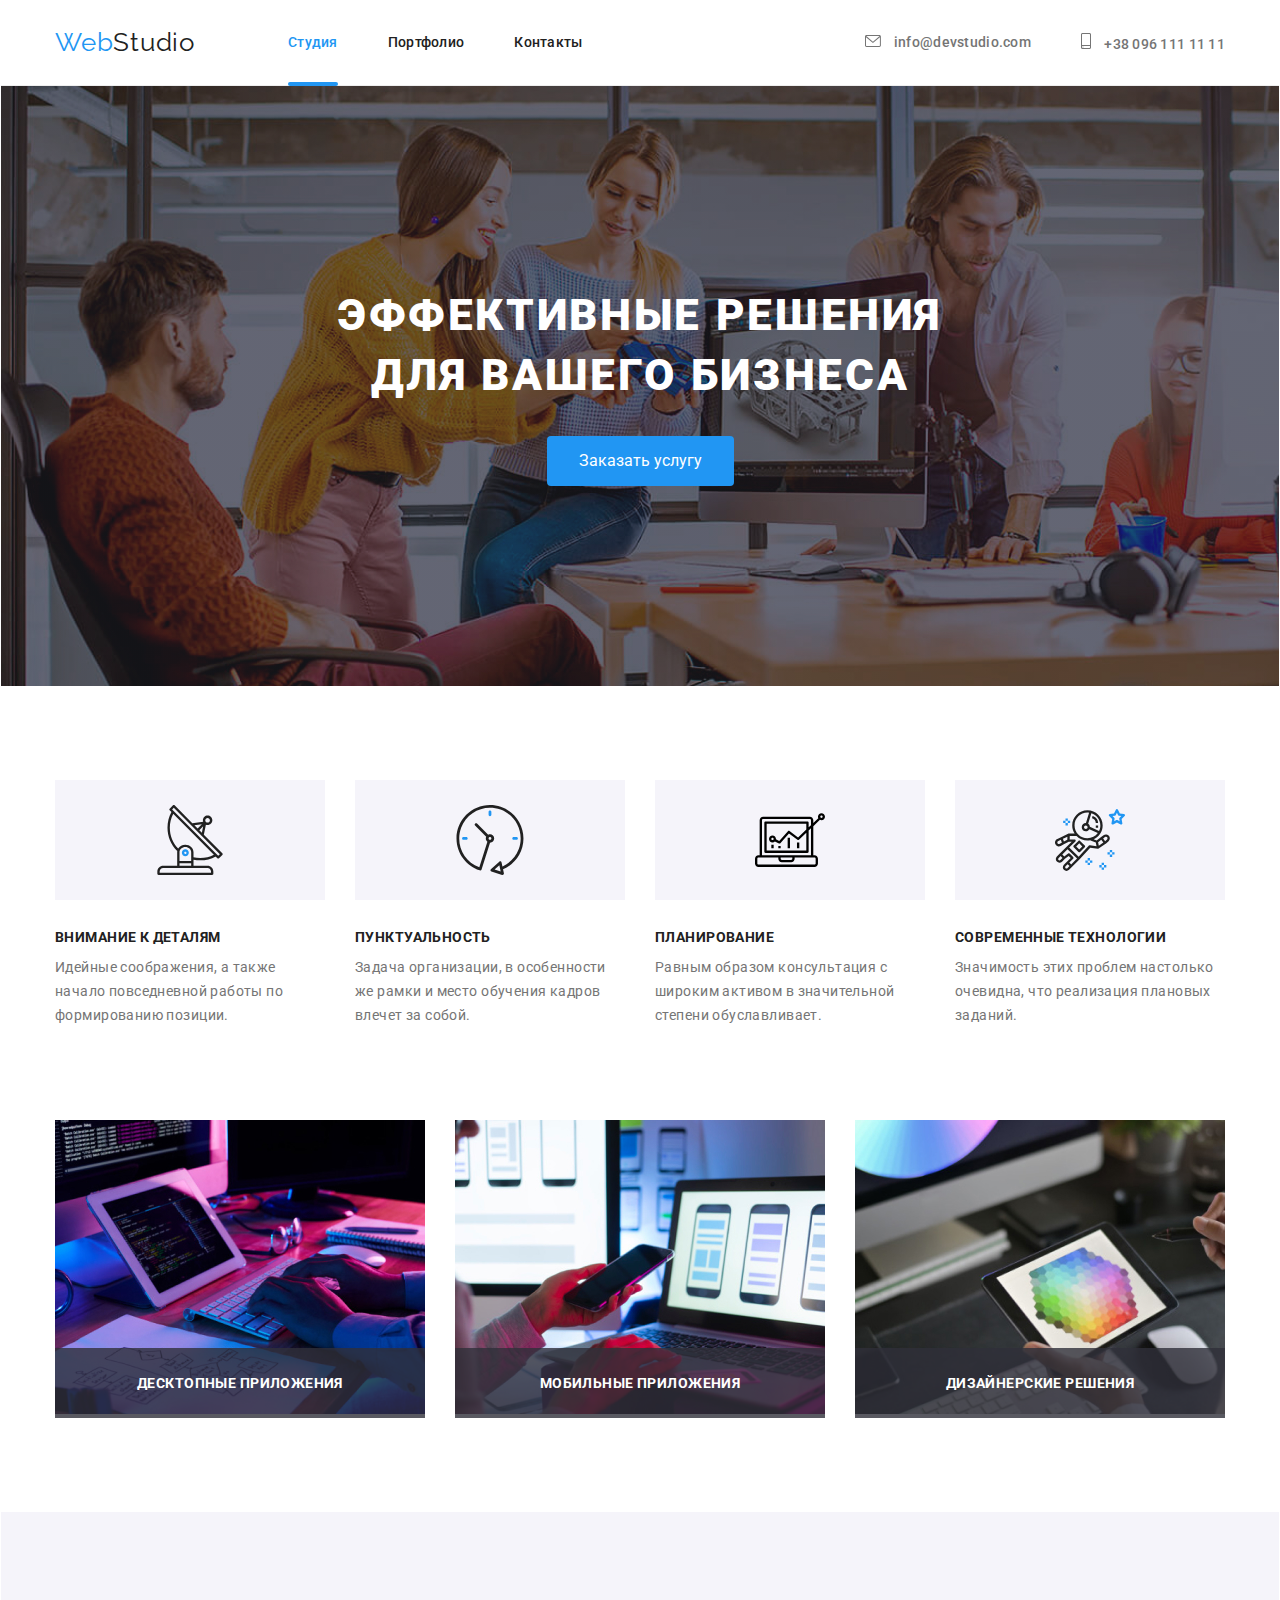
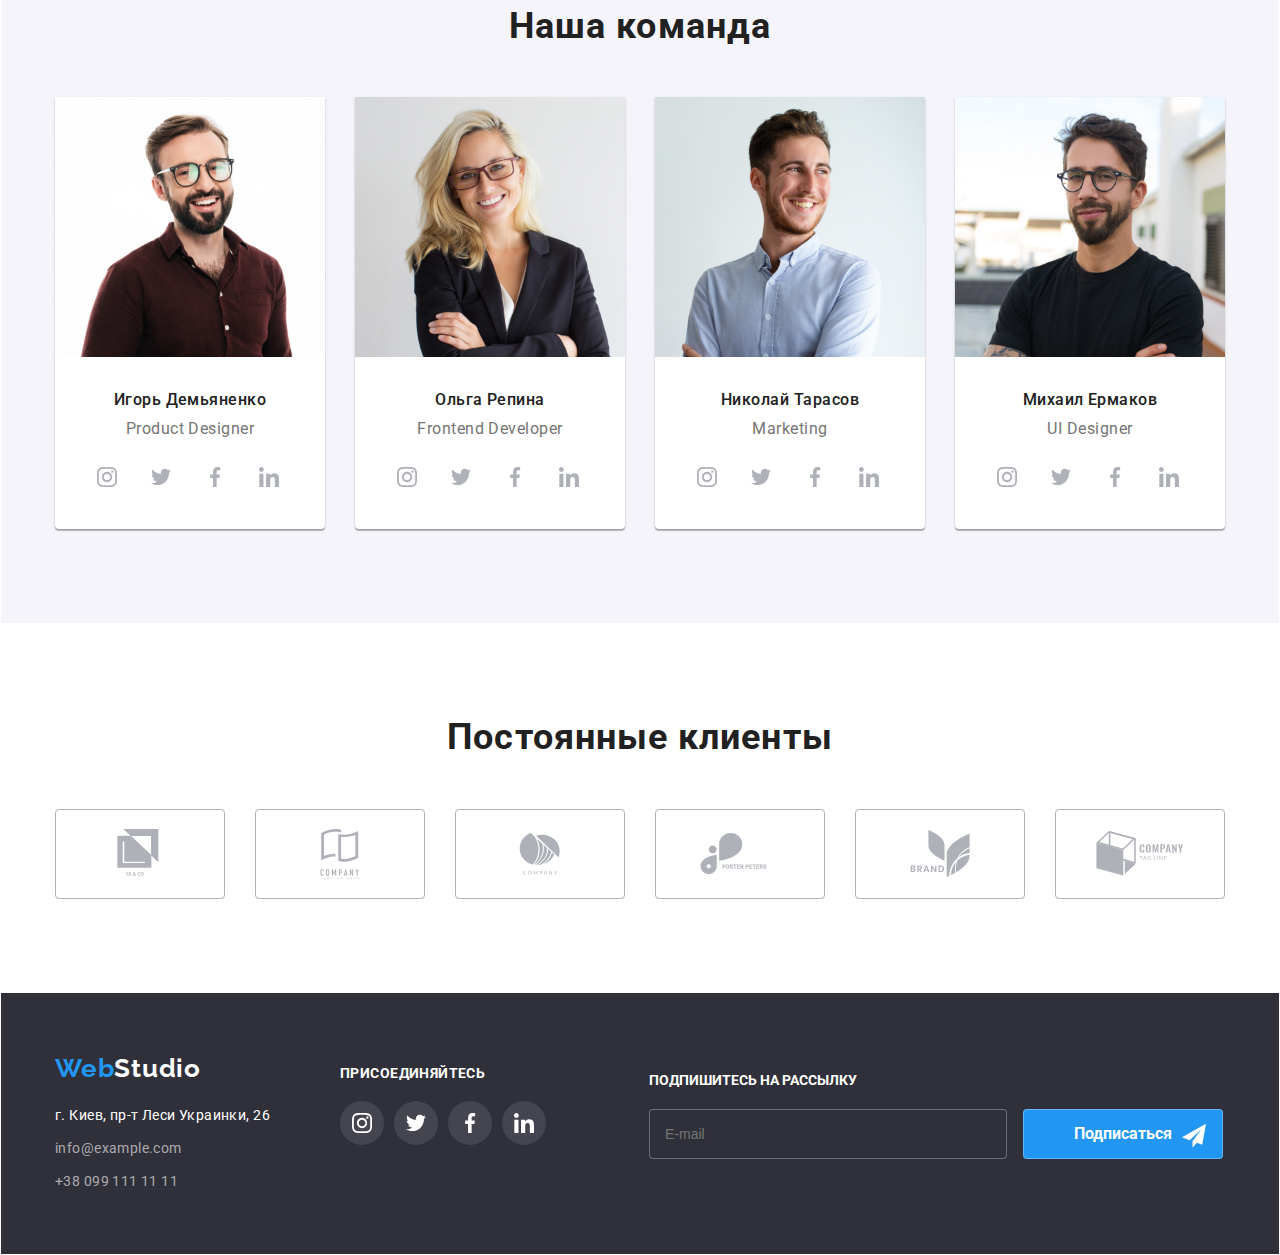
<file: index.html>
<!DOCTYPE html>
<html lang="ru">
<head>
    <meta charset="UTF-8">
    <meta name="viewport" content="width=device-width, initial-scale=1.0">
    <title>Студия</title>
    <link rel="stylesheet" href="https://cdnjs.cloudflare.com/ajax/libs/modern-normalize/1.0.0/modern-normalize.min.css"
        integrity="sha512-ISS7cAi1PEhQ8jnbJpJZMd29NlhNj4AWYyLOSp2CE/CsHxTCu+r+t0D2yoJudVrd0/8fTVPUVDzY5Tvli75u/g=="
        crossorigin="anonymous" />
    <link rel="preconnect" href="https://fonts.gstatic.com">
    <link
        href="https://fonts.googleapis.com/css2?family=Oleo+Script&family=Raleway:wght@700&family=Roboto:wght@400;500;700;900&display=swap"
        rel="stylesheet">
     
  
    <link rel="stylesheet" href="./css/style.css">
    <link rel="stylesheet" href="./css/variables.css"> 
    
</head>
<body>
    <!-- шапка -->

    <header>

        <section class="header">

        <div class="conteiner-main">
    
            <nav class="header-nav">
    
                <a class="header-name" href="./index.html"><span class="header-web">Web</span><span
                        class="header-logo">Studio</span></a>
    
                <ul class="site-nav">
                                            
                    <li class="link"><a class="header-link current" href="./index.html">Студия</a> </li>
                    
                    
                    <li class="link"><a class="header-link" href="./portfolio.html">Портфолио</a></li>
                    
                   
                    <li class="link"><a class="header-link" href="">Контакты</a></li>
                   
                </ul>
            </nav>
            <ul class="site-contact">
                
                <li class="link-a"> 
                    <a class="header-a" href="mailto:info@devstudio.com">
                    <svg class="icon-mail" width="16" height="12" >
                        <use href="./images/symbol-defs.svg#icon-envelope"></use>
                    </svg>
                    info@devstudio.com
                </a></li>
                
                <li class="link-a"> <a class="header-a" href="tel:+380961111111">
                    <svg class="icon-tel" width="10" height="16">
                        <use href="./images/symbol-defs.svg#icon-smartphone"></use>
                    </svg>
                    +38 096 111 11 11
                    </a></li>
            </ul>
    
        </div>
        </section>
    </header>
    
   
    
    <main>
        <!-- герой -->
    
            <section class="section-hero">
                <div class="conteiner-hero">
                <h1 class="section-text">ЭФФЕКТИВНЫЕ РЕШЕНИЯ <br> ДЛЯ ВАШЕГО БИЗНЕСА</h1>
        <button href=""  class="section-button" data-modal-open >Заказать услугу</button>
 
    </div>


            </section>
            

    <!-- основной блок -->

        <section class="section-about">
            <div class="conteiner-about">
           <h2 class="visually-hidden"> Характеристика</h2> 

           
        
        <ul class="name">
           <li class="item-name">
               <div class="animals-item">
                    <a href="" class="animals-link">
                        <svg class="animals-icon" width="70" height="70">
                            <use href="images/symbol-defs.svg#icon-antenna-1"></use>
                        </svg>
                    </a>

               </div>
        <h3 class="section-name">ВНИМАНИЕ К ДЕТАЛЯМ</h3>
        <p class="name-p">Идейные соображения, а также начало повседневной работы по формированию позиции.</p>
           </li>
        
           <li class="item-name">
               <div class="animals-item">
                    <a href="" class="animals-link">
                        <svg class="animals-icon" width="70" height="70">
                            <use href="images/symbol-defs.svg#icon-clock-1-2"></use>
                        </svg>
                    </a>
               </div>
        <h3 class="section-name">ПУНКТУАЛЬНОСТЬ</h3>
        <p class="name-p">Задача организации, в особенности же рамки и место обучения кадров влечет за собой.</p>
           </li>
            <li class="item-name">
            <div class="animals-item">
                <a href="" class="animals-link">
                    <svg class="animals-icon" width="70" height="70">
                        <use href="images/symbol-defs.svg#icon-diagram-1-2"></use>
                    </svg>
                </a>
            </div>

        <h3 class="section-name">ПЛАНИРОВАНИЕ</h3>
        <p class="name-p">Равным образом консультация с широким активом в значительной степени обуславливает.</p>
           </li>
            <li class="item-name">
                <div class="animals-item">
                    <a href="" class="animals-link">
                        <svg class="animals-icon" width="70" height="70">
                            <use href="images/symbol-defs.svg#icon-astronaut-1"></use>
                        </svg>
                    </a>
                </div>
                <h3 class="section-name">СОВРЕМЕННЫЕ ТЕХНОЛОГИИ</h3>
                <p class="name-p">Значимость этих проблем настолько очевидна, что реализация плановых заданий.</p>
                </li>
                </ul>
                </div>
                </section>
                <section class="item-work">
                    <div class="conteiner-work">
                        <h2 class="work">Чем мы занимаемся</h2>
                        <ul class="work-item">
                            <div class="work-div">
                                <li class="work-img"><img src="./images/box 1.jpg" alt="человек за компьютером и планшетом" width="370"
                                        height="294"></li>
                                <div class="work-menu">
                                    <p class="work-name">Десктопные приложения</p>
                                </div>
                            </div>
                            <div class="work-div">
                                <li class="work-img"><img src="./images/img-2.jpg" alt="человек с ноутбуком и телефоном" width="370"
                                        height="294"></li>
                                <div class="work-menu">
                                    <p class="work-name">Мобильные приложения</p>
                                </div>
                            </div>
                            <div class="work-div">
                                <li class="work-img"><img src="./images/img-3.jpg" alt="человек с планшетом" width="370" height="294">
                                </li>
                                <div class="work-menu">
                                    <p class="work-name">Дизайнерские решения</p>
                                </div>
                            </div>
                        </ul>
       
       </div>
        </section>

        <!-- команда -->

        <section class="section-team">
            <div class="conteiner-team">
            <h2 class="team">Наша команда</h2>
            <ul class="team-item">
                
                <li class="client-log">
                    <img class="team-img" src="./images/img-4.jpg" alt="фото работника" width="270" height="260">
                    <div class="conteiner-logo">
                    <h4 class="team-name">Игорь Демьяненко</h4>
                    <p class="team-p">Product Designer</p>

           

                        <ul class="logo-ul">
                        <li class="client-logo">
                            
                                <a href="" class="logo-link">
                                    <svg class="svg-icon" wght="20" height="20">
                                        <use href="images/symbol-defs.svg#icon-instagram-2"></use>
                                    </svg>
                                </a>
                           
                        
                        </li> 
                        <li class="client-logo">
                            <a href="" class="logo-link">
                                <svg class="svg-icon" wght="20" height="20">
                                    <use href="images/symbol-defs.svg#icon-twitter-1"></use>
                                </svg>
                            </a>
                        </li>
                        <li class="client-logo">
                            <a href="" class="logo-link">
                                <svg class="svg-icon" wght="20" height="20">
                                    <use href="images/symbol-defs.svg#icon-facebook-1"></use>
                                </svg>
                            </a>
                        </li> 
                        <li class="client-logo">
                            <a href="" class="logo-link">
                                <svg class="svg-icon" wght="20" height="20">
                                    <use href="images/symbol-defs.svg#icon-linkedin-1"></use>
                                </svg>
                            </a>
                        </li>
                        </ul>
                    </div>
                    </li>
                

               
                <li class="client-log">
                    <img class="team-img" src="./images/img-5.jpg" alt="фото работницы" width="270" height="260">
                    <h4 class="team-name">Ольга Репина</h4>
                    <p class="team-p">Frontend Developer</p>
                    <ul class="logo-ul">
                        <li class="client-logo">
                           
                            <a href="" class="logo-link">
                                <svg class="svg-icon" wght="20" height="20">
                                    <use href="images/symbol-defs.svg#icon-instagram-2"></use>
                                </svg>
                            </a>
                    
                        </li>
                        <li class="client-logo">
                            <a href="" class="logo-link">
                                <svg class="svg-icon" wght="20" height="20">
                                    <use href="images/symbol-defs.svg#icon-twitter-1"></use>
                                </svg>
                            </a>
                        </li>
                        <li class="client-logo">
                            <a href="" class="logo-link">
                                <svg class="svg-icon" wght="20" height="20">
                                    <use href="images/symbol-defs.svg#icon-facebook-1"></use>
                                </svg>
                            </a>
                        </li>
                        <li class="client-logo">
                            <a href="" class="logo-link">
                                <svg class="svg-icon" wght="20" height="20">
                                    <use href="images/symbol-defs.svg#icon-linkedin-1"></use>
                                </svg>
                            </a>
                        </li>
                    </ul>
                </li>


                <li class="client-log">
                    <img class="team-img" src="./images/img-6.jpg" alt="фото работника" width="270" height="260">
                    <h4 class="team-name">Николай Тарасов</h4>
                    <p class="team-p">Marketing</p>
                    <ul class="logo-ul">
                    <li class="client-logo">
                        
                        <a href="" class="logo-link">
                            <svg class="svg-icon" wght="20" height="20">
                                <use href="images/symbol-defs.svg#icon-instagram-2"></use>
                            </svg>
                        </a>
                        
                    
                    </li>
                    <li class="client-logo">
                        <a href="" class="logo-link">
                            <svg class="svg-icon" wght="20" height="20">
                                <use href="images/symbol-defs.svg#icon-twitter-1"></use>
                            </svg>
                        </a>
                    </li>
                    <li class="client-logo">
                        <a href="" class="logo-link">
                            <svg class="svg-icon" wght="20" height="20">
                                <use href="images/symbol-defs.svg#icon-facebook-1"></use>
                            </svg>
                        </a>
                    </li>
                    <li class="client-logo">
                        <a href="" class="logo-link">
                            <svg class="svg-icon" wght="20" height="20">
                                <use href="images/symbol-defs.svg#icon-linkedin-1"></use>
                            </svg>
                        </a>
                    </li>
                    </ul>
                    
                    
                </li>


                <li class="client-log">
                    <img class="team-img" src="./images/img-7.jpg" alt="фото работника" width="270" height="260">
                    <h4 class="team-name">Михаил Ермаков</h4>
                    <p class="team-p">UI Designer</p>
                    <ul class="logo-ul">
                        <li class="client-logo">
                           
                            <a href="" class="logo-link">
                                <svg class="svg-icon" wght="20" height="20">
                                    <use href="images/symbol-defs.svg#icon-instagram-2"></use>
                                </svg>
                            </a>
                            
                    
                        </li>
                        <li class="client-logo">
                            <a href="" class="logo-link">
                                <svg class="svg-icon" wght="20" height="20">
                                    <use href="images/symbol-defs.svg#icon-twitter-1"></use>
                                </svg>
                            </a>
                        </li>
                        <li class="client-logo">
                            <a href="" class="logo-link">
                                <svg class="svg-icon" wght="20" height="20">
                                    <use href="images/symbol-defs.svg#icon-facebook-1"></use>
                                </svg>
                            </a>
                        </li>
                        <li class="client-logo">
                            <a href="" class="logo-link">
                                <svg class="svg-icon" wght="20" height="20">
                                    <use href="images/symbol-defs.svg#icon-linkedin-1"></use>
                                </svg>
                            </a>
                        </li>
                    </ul>
                </li>
            </ul>
            </div>
        </section>

<!-- Постоянные клиенты -->

        <section class="section-client">
            <div class="conteiner-client">
                <h2 class="team">Постоянные клиенты</h2>
                <ul class="client-ul">
                    <li class="client-li">
                        <a href="" class="client-link">
                            <svg class="client-icon" wght="44" height="50">
                                <use href="images/symbol-defs.svg#icon-logo-1"></use>
                            </svg>
                        </a>
                    </li>
                    <li class="client-li">
                        <a href="" class="client-link">
                            <svg class="client-icon"  wght="40" height="50" >
                                <use href="images/symbol-defs.svg#icon-logo-2"></use>
                            </svg>
                        </a>
                    </li>
                    <li class="client-li">
                        <a href="" class="client-link">
                            <svg class="client-icon"  wght="41" height="42">
                                <use href="images/symbol-defs.svg#icon-logo-3"></use>
                            </svg>
                        </a>
                    </li>
                    <li class="client-li">
                        <a href="" class="client-link">
                            <svg class="client-icon"  wght="80" height="42">
                                <use href="images/symbol-defs.svg#icon-logo-4"></use>
                            </svg>
                        </a>
                
                    </li>
                    <li class="client-li">
                        <a href="" class="client-link">
                            <svg class="client-icon"  wght="59" height="47">
                                <use href="images/symbol-defs.svg#icon-logo-5"></use>
                            </svg>
                        </a>
                    
                    </li>
                    <li class="client-li">
                        <a href="" class="client-link">
                            <svg class="client-icon"  wght="89" height="45">
                                <use href="images/symbol-defs.svg#icon-logo-6"></use>
                            </svg>
                        </a>
                    
                    </li>
                
                </ul>

            </div>
        </section>
    </main>
    <!-- футер -->

   
<footer class="footer">
    <section class="section-footer">
         <div class="conteiner-fot"> 
             <div class="conteiner-footer">

            <a class="footer-studio" href=""><span class="footer-web">Web</span><span>Studio</span> </a>
            
             <address> 
                <ul class="address-ul">
                    <li class="address-li">
                        <p class="address">г. Киев, пр-т Леси Украинки, 26</p>
                    </li>
                    <li class="address-a">
                        <a class="address-a" href="info@example.com"> info@example.com </a>
                    </li>
                    <li class="address-tel">
                        <a class="address-tel" href="+38 099 111 11 11">+38 099 111 11 11</a>
                    </li>
                </ul>
            </address>
            </div>
                <div class="footer-blok">
                <h3 class="team-footer">присоединяйтесь</h3>
                <ul class="logo-footer">
                   
                   <li class="client-footer">
                    <a href="" class="footer-link">
                            <svg class="svg-icon" wght="20" height="20">
                                <use href="images/symbol-defs.svg#icon-instagram-2"></use>
                            </svg>
                        </a>
                
                
                    </li>
                    <li class="client-footer">
                        <a href="" class="footer-link">
                            <svg class="svg-icon" wght="20" height="20">
                                <use href="images/symbol-defs.svg#icon-twitter-1"></use>
                            </svg>
                        </a>
                    </li>
                    <li class="client-footer">
                        <a href="" class="footer-link">
                            <svg class="svg-icon" wght="20" height="20">
                                <use href="images/symbol-defs.svg#icon-facebook-1"></use>
                            </svg>
                        </a>
                    </li>
                    <li class="client-footer">
                        <a href="" class="footer-link">
                            <svg class="svg-icon" wght="20" height="20">
                                <use href="images/symbol-defs.svg#icon-linkedin-1"></use>
                            </svg>
                        </a>
                    </li>
                </ul>
                </div>

            <div class="form-field">
                <h3 class="form-title">Подпишитесь на рассылку </h3>
                <form class="form">
                    <label for="email"></label>
                    <input class="form-input" type="email" name="email" placeholder="E-mail" id="email"/>
                    
            
                      <div class="form-footer">  
                       
                        
                        <button class="form-button" type="submit">
                            
                            Подписаться
                            
                            <svg class="form-send" wght="24" height="24">
                                <use href="images/symbol-defs.svg#icon-icon-send-2"></use>
                            </svg>
                    
                        </button>
                    </div>
                    
                </form>
            </div>
               
           
        </div> 

       

    </section>
</footer>

<!-- модалка -->

<div data-modal class="backdrop is-hidden">
    <div class="modal">

        <button data-modal-close type="button" class="modal-button">
            <svg class="svg-modal" wght="11" height="11">
                <use href="images/symbol-defs.svg#icon-Vector-2"></use>
            </svg>


        </button>
    

<form class="hero-form"> 
    
        <b class="hero-title">Оставьте свои данные, мы вам перезвоним</b>

   <label for="name" class="hero-label"> Имя </label>
    <div class="hero-list">
        <input type="text" name="name" class="hero-input" id="name" />
        <svg class="hero-icon" width="18" height="18">
            <use href="./images/symbol-defs.svg#icon-Vector-3-2"></use>
        </svg>
         </div> 


        <label for="tel" class="hero-label"> Телефон </label>
        <div class="hero-list">
        <input type="tel" name="tel" class="hero-input" id="tel" />
        <svg class="hero-icon" width="18" height="18">
            <use href="./images/symbol-defs.svg#icon-phone-black-18dp-1-2"></use>
        </svg>
        </div>

        <label for="mail" class="hero-label">Почта </label>
        <div class="hero-list">
        <input class="hero-input" type="email" name="mail" id="mail" />
        <svg class="hero-icon" width="18" height="18">
            <use href="./images/symbol-defs.svg#icon-email-black-18dp-1-2"></use>
        </svg>
        </div>
         <div>
        <label for="comment" class="hero-label">Комментарий</label>
        <textarea name="comment" class="hero-textarea" id="comment" rows="" placeholder="Введите текст"></textarea>
    </div>
    
                <div class="hero-open"> 
                 <label for="policy" class="hero-checkbox-label">
                <input type="checkbox" name="policy" class="hero-checkbox" id="policy"/>

                <span class="hero-span"></span>
                Соглашаюсь с рассылкой и принимаю <a href="">Условия
                    договора</a>
                 <svg class="hero-svg" width="" height="">
                    <use href=""></use> 
                    
                </svg> 
                </label>
                </div>
           
               
           
      <div>
        <button type="submit" class="hero-submit" >Отправить</button>
    </div>
    
    
    
</form>
</div>
</div>

 <script  src="modal.js">
    (() => {
            const refs = {
                openModalBtn: document.querySelector('[data-modal-open]'),
                closeModalBtn: document.querySelector('[data-modal-close]'),
                modal: document.querySelector('[data-modal]'),
            };

            refs.openModalBtn.addEventListener('click', toggleModal);
            refs.closeModalBtn.addEventListener('click', toggleModal);

            function toggleModal() {
                refs.modal.classList.toggle('is-hidden');
            }
        })();
</script> 
    
</body>
</html>
</file>
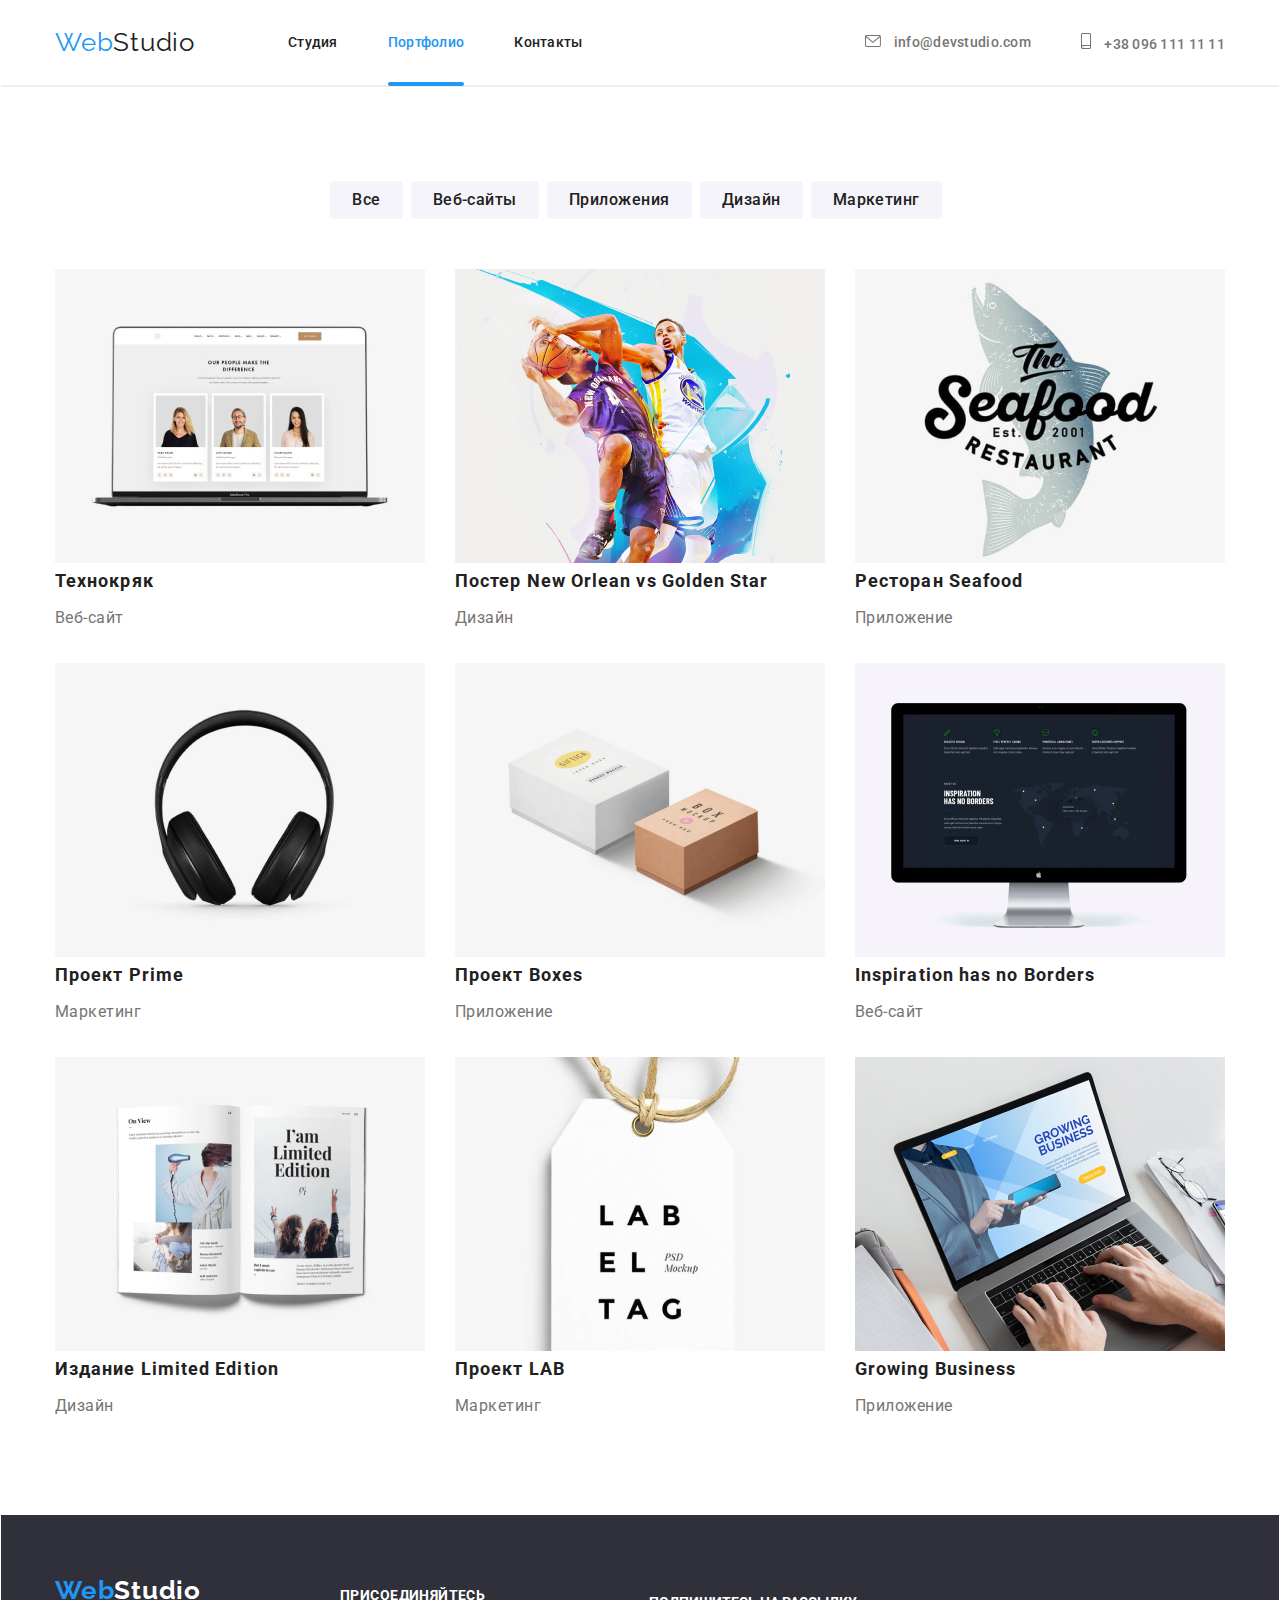
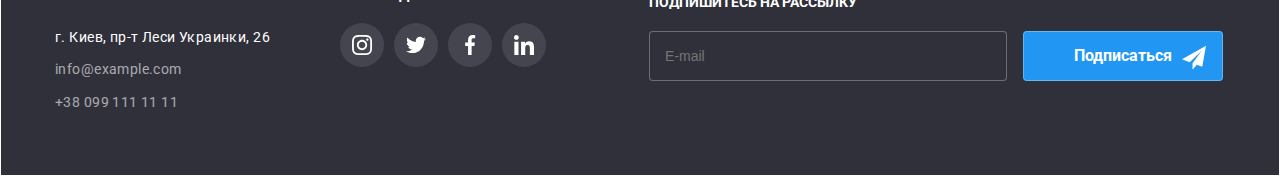
<file: portfolio.html>
<!DOCTYPE html>
<html lang="ru">

<head>
    <meta charset="UTF-8">
    <meta name="viewport" content="width=device-width, initial-scale=1.0">
    <title>Студия</title>
    <link rel="stylesheet" href="https://cdnjs.cloudflare.com/ajax/libs/modern-normalize/1.0.0/modern-normalize.min.css"
        integrity="sha512-ISS7cAi1PEhQ8jnbJpJZMd29NlhNj4AWYyLOSp2CE/CsHxTCu+r+t0D2yoJudVrd0/8fTVPUVDzY5Tvli75u/g=="
        crossorigin="anonymous" />
        <link rel="preconnect" href="https://fonts.gstatic.com">
        <link href="https://fonts.googleapis.com/css2?family=Raleway:wght@700&family=Roboto:wght@400;500;700;900&display=swap"
            rel="stylesheet">
        <link rel="stylesheet" href="./css/style.css">
        <link rel="stylesheet" href="./css/variables.css">
</head>

<body>

    <!-- шапка -->


    <header class="header">
        <section class="header">
        
         <div class="conteiner-main"> 
    
            <nav class="header-nav">
    
                <a class="header-name" href="./index.html"><span class="header-web">Web</span><span
                        class="header-logo">Studio</span></a>
    
                <ul class="site-nav">
                    <li class="link"><a class="header-link" href="./index.html">Студия</a> </li>
                    <li class="link"><a class="header-link current" href="./portfolio.html">Портфолио</a></li>
                    <li class="link"><a class="header-link" href="">Контакты</a></li>
                </ul>
            </nav>
            <ul class="site-contact">
            
                <li class="link-a"> <a class="header-a" href="mailto:info@devstudio.com">
                        <svg class="icon-mail" width="16" height="12">
                            <use href="./images/symbol-defs.svg#icon-envelope"></use>
                        </svg>
                        info@devstudio.com
                    </a></li>
            
                <li class="link-a"> <a class="header-a" href="tel:+380961111111">
                        <svg class="icon-tel" width="10" height="16">
                            <use href="./images/symbol-defs.svg#icon-smartphone"></use>
                        </svg>
                        +38 096 111 11 11
                    </a></li>
            </ul>
            
            </div>
            
        </section>
       
    </header>
    
    
    <main>

        <!-- основная секция -->

    <section class="section-progects">
        <div class="conteiner-progect">
        <h1 class="visually-hidden">Наши проекты</h1> 
        <ul class="progects-ul">
            <li class="progects-li">

                <button class="progects-sampie">Все</button>
            </li>
            <li class="progects-li">
                <button class="progects-sampie">Веб-сайты</button>
            </li>
            <li class="progects-li">
                <button class="progects-sampie">Приложения</button>
            </li>
            <li class="progects-li">
                <button class="progects-sampie">Дизайн</button>
           </li>
            <li class="progects-li">
                    <button class="progects-sampie">Маркетинг</button>
            </li>
            </ul>

        </div>

            <div class="conteiner-team">
       
        <ul class="team-ul">
           
            <li class="team-li">
                <a href="" class="team-a" >
                
                     <div class="product-thumb">   
                <img class="team-photo" src="./images/img copy.jpg" alt="ноутбук">
                 <div class="overlay">
                    <p>Технокряк это современная площадка распространения коронавируса. Компании используют эту платформу для цифрового
                        шпионажа и атак на защищённые сервера конкурентов.</p>
                </div> 
                </div>
                <div class="border">
                <h2 class="team-text">Технокряк</h2>
                <p class="team-link">Веб-сайт</p>
                </div>
                </a>
            </li>
           
            <li class="team-li">
                <a href="" class="team-a">
                <div class="product-thumb">

                <img  class="team-photo" src="./images/img-2 copy.jpg" alt="баскетболисты">
                
                <div class="overlay">
                    <p>Технокряк это современная площадка распространения коронавируса. Компании используют эту платформу для цифрового
                        шпионажа и атак на защищённые сервера конкурентов.</p>
                </div>
                </div>
                <div class="border">
                <h2 class="team-text">Постер New Orlean vs Golden Star</h2>
                <p class="team-link">Дизайн</p>
            </div>
            </a>
            </li>
            <li class="team-li">
                <a href="" class="team-a">
                <div class="product-thumb">
                <img  class="team-photo" src="./images/img-3 copy.jpg" alt="логотип ресторана">
                <div class="overlay">
                    <p>Технокряк это современная площадка распространения коронавируса. Компании используют эту платформу для цифрового
                        шпионажа и атак на защищённые сервера конкурентов.</p>
                </div>
                </div>
                <div class="border">
                <h2 class="team-text">Ресторан Seafood</h2>
                <p class="team-link">Приложение</p>
            </div>
            </a>
            </li>
            <li class="team-li">
                <a href="" class="team-a">
                <div class="product-thumb">
                <img  class="team-photo" src="./images/img-4 copy.jpg" alt="наушники">
                <div class="overlay">
                    <p>Технокряк это современная площадка распространения коронавируса. Компании используют эту платформу для цифрового
                        шпионажа и атак на защищённые сервера конкурентов.</p>
                </div>
                </div>
                <div class="border">
                <h2 class="team-text">Проект Prime</h2>
                <p class="team-link">Маркетинг</p>
            </div>
            </a>
            </li>
            <li class="team-li">
                <a href="" class="team-a">
                <div class="product-thumb">
                <img  class="team-photo" src="./images/img-5 copy.jpg" alt="две коробочки">
                <div class="overlay">
                    <p>Технокряк это современная площадка распространения коронавируса. Компании используют эту платформу для цифрового
                        шпионажа и атак на защищённые сервера конкурентов.</p>
                </div>
                </div>
                <div class="border">
                <h2 class="team-text">Проект Boxes</h2>
                <p class="team-link">Приложение</p>
                </div>
                </a>
            </li>
            <li class="team-li">
                <a href="" class="team-a">
                <div class="product-thumb">
                <img  class="team-photo" src="./images/img-6 copy.jpg" alt="монитор">
                <div class="overlay">
                    <p>Технокряк это современная площадка распространения коронавируса. Компании используют эту платформу для цифрового
                        шпионажа и атак на защищённые сервера конкурентов.</p>
                </div>
                </div>
                <div class="border">
                <h2 class="team-text">Inspiration has no Borders</h2>
                <p class="team-link">Веб-сайт</p>
            </div>
            </a>
            </li>
            <li class="team-li">
                <a href="" class="team-a">
                <div class="product-thumb">
                <img  class="team-photo" src="./images/img-7 copy.jpg" alt="открытая книга">
                <div class="overlay">
                    <p>Технокряк это современная площадка распространения коронавируса. Компании используют эту платформу для цифрового
                        шпионажа и атак на защищённые сервера конкурентов.</p>
                </div>
                </div>
                <div class="border">
                <h2 class="team-text">Издание Limited Edition</h2>
                <p class="team-link">Дизайн</p>
                </div>
                </a>
            </li>
            <li class="team-li">
                <a href="" class="team-a">
                <div class="product-thumb">
                <img  class="team-photo" src="./images/img-81.jpg" alt="этикетка фирмы">
                <div class="overlay">
                    <p>Технокряк это современная площадка распространения коронавируса. Компании используют эту платформу для цифрового
                        шпионажа и атак на защищённые сервера конкурентов.</p>
                </div>
                </div>
                <div class="border">
                <h2 class="team-text">Проект LAB</h2>
                <p class="team-link">Маркетинг</p>
                </div>
                </a>
            </li>
            <li class="team-li">
                <a href="" class="team-a">
                <div class="product-thumb">
                <img  class="team-photo" src="./images/img-91.jpg" alt="ноутбук">
                <div class="overlay">
                    <p>Технокряк это современная площадка распространения коронавируса. Компании используют эту платформу для цифрового
                        шпионажа и атак на защищённые сервера конкурентов.</p>
                </div>
                </div>
                <div class="border">
                <h2 class="team-text">Growing Business</h2>
                <p class="team-link">Приложение</p>
                </div>
                </a>
            </li>
        </ul>
        </div>
    </section>

</main>

<footer class="footer">
    <section class="section-footer">
        <div class="conteiner-fot">
            <div class="conteiner-footer">

                <a class="footer-studio" href=""><span class="footer-web">Web</span><span>Studio</span> </a>

                <address>
                    <ul class="address-ul">
                        <li class="address-li">
                            <p class="address">г. Киев, пр-т Леси Украинки, 26</p>
                        </li>
                        <li class="address-a">
                            <a class="address-a" href="info@example.com"> info@example.com </a>
                        </li>
                        <li class="address-tel">
                            <a class="address-tel" href="+38 099 111 11 11">+38 099 111 11 11</a>
                        </li>
                    </ul>
                </address>
            </div>
            <div class="footer-blok">
                <h3 class="team-footer">присоединяйтесь</h3>
                <ul class="logo-footer">


                    <li class="client-footer">

                        <a href="" class="footer-link">
                            <svg class="svg-icon" wght="20" height="20">
                                <use href="images/symbol-defs.svg#icon-instagram-2"></use>
                            </svg>
                        </a>


                    </li>
                    <li class="client-footer">
                        <a href="" class="footer-link">
                            <svg class="svg-icon" wght="20" height="20">
                                <use href="images/symbol-defs.svg#icon-twitter-1"></use>
                            </svg>
                        </a>
                    </li>
                    <li class="client-footer">
                        <a href="" class="footer-link">
                            <svg class="svg-icon" wght="20" height="20">
                                <use href="images/symbol-defs.svg#icon-facebook-1"></use>
                            </svg>
                        </a>
                    </li>
                    <li class="client-footer">
                        <a href="" class="footer-link">
                            <svg class="svg-icon" wght="20" height="20">
                                <use href="images/symbol-defs.svg#icon-linkedin-1"></use>
                            </svg>
                        </a>
                    </li>
                </ul>
            </div>


        <div class="form-field">
            <h3 class="form-title">Подпишитесь на рассылку </h3>
            <form class="form">
                <label for="email"></label>
                <input class="form-input" type="email" name="email" placeholder="E-mail" id="email" />
        
        
                <div class="form-footer">
        
        
                    <button class="form-button" type="submit">
        
                        Подписаться
        
                        <svg class="form-send" wght="24" height="24">
                            <use href="images/symbol-defs.svg#icon-icon-send-2"></use>
                        </svg>
        
                    </button>
                </div>
        
            </form>
        </div>
        
        
        </div>
        

    </section>
</footer>

</body>

</html>
</file>
<file: css/style.css>
html {
  box-sizing: border-box;
}

*,
*::before,
*::after {
  box-sizing: inherit;
}

body {
  margin: 0;
  border: 1px solid transparent;
  color: var(--white-text);
}

ul {
  list-style: none;
}

/* шапка */
.header {
  border-bottom: 1px solid #eeeeee;
  min-height: 80px;
}

.conteiner-main {
  width: 1200px;
  margin-left: auto;
  margin-right: auto;
  padding-left: 15px;
  padding-right: 15px;
}

.header-nav,
.site-nav,
.conteiner-main {
  display: flex;
}

.header-nav {
  align-items: center;
}

.header-name {
  text-decoration: none;
  margin-right: 93px;
  display: flex;
}

.header-web {
  padding-top: 24px;
  padding-bottom: 25px;
  display: block;

  font-family: Raleway, sans-serif;
  font-style: normal;
  font-size: 26px;
  line-height: 1.19;
  letter-spacing: 0.03em;
  color: var(--blue-text);
  text-decoration: none;
}

.header-logo {
  padding-top: 24px;
  padding-bottom: 25px;
  display: block;

  font-family: Raleway, sans-serif;
  font-style: normal;
  font-size: 26px;
  line-height: 1.19;
  letter-spacing: 0.03em;
  color: var(--nav-text);
  text-decoration: none;
}

.site-nav {
  display: flex;
  padding: 0px;
  margin: 0px;
}

.site-nav .link:not(:first-child) {
  margin-left: 50px;
}

.site-contact {
  justify-content: flex-end;
  margin: 0;
  margin-left: auto;
  letter-spacing: 0.02em;
  align-items: center;
  display: flex;
}

.header-link-a {
  display: list-item;
  text-align: -webkit-match-parent;
}

.header-link.current::after {
  position: absolute;
  content: '';
  display: block;
  margin: 0;
  bottom: -3px;
  height: 4px;
  width: 100%;
  border-radius: 2px;
  background-color: var(--blue-text);
}

.site-contact .link-a:not(:first-child) {
  margin-left: 50px;
}

.header-link {
  position: relative;
  padding-top: 32px;
  padding-bottom: 32px;
  display: block;

  font-family: Roboto, sans-serif;
  font-style: normal;
  font-weight: 500;
  font-size: 14px;
  line-height: 1.14;
  letter-spacing: 0.02em;
  color: var(--nav-text);
  text-decoration: none;
  transition: color 250ms cubic-bezier(0.4, 0, 0.2, 1);
}

.header-link.current {
  color: var(--blue-text);
}

.header-link:hover,
.header-link:focus {
  color: var(--blue-text);
  cursor: auto;
  transition: color 250ms cubic-bezier(0.4, 0, 0.2, 1);
}

.site-nav .link-a:not(:first-child) {
  margin-left: 50px;
}

.icon-mail {
  margin-right: 10px;
  fill: currentColor;
}

.icon-tel {
  margin-right: 10px;
  fill: currentColor;
}

.header-a {
  padding-top: 32px;
  padding-bottom: 32px;
  display: block;

  font-family: Roboto, sans-serif;
  font-style: normal;
  font-weight: 500;
  font-size: 14px;
  line-height: 1.14;
  letter-spacing: 0.02em;
  color: var(--grey-text01);
  text-decoration: none;
  transition: color 250ms cubic-bezier(0.4, 0, 0.2, 1);
}

.header-a:hover,
.header-a:focus {
  color: var(--blue-text);
}

.link-a {
  display: flex;
  align-items: center;
}

/* герой */

.section-hero {
  background-image: linear-gradient(
      rgba(47, 48, 58, 0.4),
      rgba(47, 48, 58, 0.4)
    ),
    url(../images/Img.jpg);
  max-width: 1600px;
  background-repeat: no-repeat;
  background-size: cover;
}

.conteiner-hero {
  max-width: 1600px;
  min-height: 600px;
  margin-left: auto;
  margin-right: auto;
  padding-left: 15px;
  padding-right: 15px;

  text-align: center;
  align-items: center;
}

.section-text {
  font-family: Roboto, sans-serif;
  font-style: normal;
  font-weight: 900;
  font-size: 44px;
  line-height: 1.36;
  letter-spacing: 0.06em;
  color: var(--white-text);
  margin: 0;
  padding-top: 200px;
}

.section-button {
  display: inline-block;
  padding: 10px 32px;
  border-radius: 4px;
  text-align: center;
  border: none;
}

.section-button:hover,
.section-button:focus {
  background: var(--blue-text);
  color: var(--white-text);
}

.section-hero .section-button {
  max-width: 200px;
  height: 50px;
  padding: 10 32px;
  margin-top: 30px;

  display: inline-block;
  font-family: Roboto, sans-serif;
  font-size: 16px;
  line-height: 1.87;
  background: var(--blue-text);
  color: var(--white-text);
  text-decoration: none;
}

/* основной блок */

.section-about {
  padding-top: 94px;
}

.conteiner-about {
  width: 1200px;
  margin-left: auto;
  margin-right: auto;
  padding-left: 15px;
  padding-right: 15px;
}

.visually-hidden {
  position: absolute;
  width: 1px;
  height: 1px;
  margin: -1px;
  border: 0;
  padding: 0;
  white-space: nowrap;
  clip-path: inset(100%);
  clip: rect(0000);
  overflow: hidden;
}

.animals {
  padding: 0;
  margin: 0;
  list-style: none;
}

.animals-link {
  display: flex;
  justify-content: center;
  align-items: center;
  width: 270px;
  height: 120px;
  background-color: #f5f4fa;
  margin-bottom: 30px;
}

.item-name {
  margin-right: 30px;

  flex-basis: calc(100% / 4 - 30px);
}

.name {
  margin-block-start: 0;
  padding-inline-start: 0;
  margin: 0px;
  display: flex;
}

.section-name {
  margin-bottom: 10px;
  margin-top: 0;

  font-family: Roboto, sans-serif;
  font-style: normal;
  font-weight: bold;
  font-size: 14px;
  line-height: 1.14;
  letter-spacing: 0.03em;
  color: var(--nav-text);
}

.name-p {
  margin: 0;
  font-family: Roboto, sans-serif;
  font-style: normal;
  font-weight: normal;
  font-size: 14px;
  line-height: 1.71;
  letter-spacing: 0.03em;
  color: var(--grey-text01);
}

/* чем мы занимаемся */

.work {
  font-style: normal;
  font-weight: bold;
  font-size: 36px;
  line-height: 42px;
  text-align: center;
  letter-spacing: 0.03em;
  margin: 0px;
}

.item-work {
  padding-bottom: 94px;
}

.conteiner-work {
  width: 1200px;
  margin-left: auto;
  margin-right: auto;
  padding-left: 15px;
  padding-right: 15px;
}

.conteiner .work {
  display: block;
  margin-left: auto;
  margin-right: auto;
  font-family: Roboto, sans-serif;
  font-style: normal;
  font-weight: bold;
  font-size: 36px;
  line-height: 1.16;
  letter-spacing: 0.03em;
  color: var(--nav-text);
}

h2,
h3,
h4 {
  margin: 0px;
}

.work-item {
  position: relative;
  display: flex;
  margin: 0px;
  padding-left: 0px;
  margin-right: 0px;

  flex-basis: calc(100% / 3 - 30px);
}

.work-img {
  padding-left: 0px;
  padding-right: 0px;
  margin-right: 30px;
  margin-top: 50px;
}

.work-name {
  font-family: Roboto, sans-serif;
  font-style: normal;
  font-weight: bold;
  font-size: 14px;
  line-height: 1.17;
  text-align: center;
  letter-spacing: 0.03em;
  text-transform: uppercase;
  margin: 0;
  padding-top: 27px;
  padding-bottom: 27px;
}

.work-menu {
  position: absolute;
  width: 370px;
  height: 70px;
  background-color: rgba(47, 48, 58, 0.8);
  bottom: 0;
  left: 0;

  justify-items: center;
  align-items: center;
  display: inline-block;
}

.work-div {
  position: relative;
}

/* наша команда */

.section-team {
  background-color: #f5f4fa;
  padding-top: 94px;
  padding-bottom: 94px;
}

.conteiner-team {
  width: 1200px;
  margin-left: auto;
  margin-right: auto;
  padding-left: 15px;
  padding-right: 15px;
  padding-top: 94px;
}

.team-item {
  margin: 0px;
  padding: 0px;
  text-align: center;
  margin-top: 50px;
  display: flex;
  flex-basis: calc(100% / 4 - 30px);
}

.team-img {
  margin-right: 30px;
}

.team {
  text-align: center;
  font-family: Roboto, sans-serif;
  font-style: normal;
  font-weight: bold;
  font-size: 36px;
  line-height: 1.16;
  letter-spacing: 0.03em;

  color: var(--nav-text);
}

.team-name {
  font-family: Roboto, sans-serif;
  font-style: normal;
  font-weight: 500;
  font-size: 16px;
  line-height: 1.18;
  letter-spacing: 0.03em;
  margin-top: 30px;
  padding: auto;

  color: var(--nav-text);
}

.team-p {
  font-family: Roboto, sans-serif;
  font-style: normal;
  font-weight: normal;
  font-size: 16px;
  line-height: 1.18;
  letter-spacing: 0.03em;

  margin-top: 10px;
  margin-bottom: 30px;
  padding: auto;

  color: var(--grey-text01);
}

.section-client {
  padding-top: 94px;
  padding-bottom: 94px;
}

.conteiner-client {
  width: 1200px;
  margin-left: auto;
  margin-right: auto;
  padding-left: 15px;
  padding-right: 15px;
}

.client-log {
  margin-right: 30px;
  background-color: #ffffff;
  width: 270px;
  box-shadow: 0px 1px 3px rgba(0, 0, 0, 0.12), 0px 1px 1px rgba(0, 0, 0, 0.14),
    0px 2px 1px rgba(0, 0, 0, 0.2);
  border-radius: 0px 0px 4px 4px;
}

.client-ul {
  padding: 0;
  margin: 0;
  list-style: none;
  display: flex;
}

.client-link {
  display: flex;
  justify-content: center;
  align-items: center;
  width: 170px;
  height: 90px;
  background-color: #ffffff;
  margin-right: 30px;
  margin-top: 50px;
  border: 1px solid #afb1b8;
  fill: var(--text-a);
  border-radius: 4px;
  transition: color 250ms cubic-bezier(0.4, 0, 0.2, 1);
}

.client-link:focus,
.client-link:hover {
  fill: rgba(33, 150, 243, 1);
  border: 1px solid rgba(33, 150, 243, 1);
  cursor: pointer;
}

/* футер */

.footer {
  padding: 0;
  margin-top: 0;
  padding-bottom: 60px;
  padding-top: 60px;
  background-color: var(--grafite);
}

.conteiner-footer {
  margin-right: 70px;
  justify-content: space-between;
}

.conteiner-fot {
  display: flex;
  width: 1200px;
  margin-left: auto;
  margin-right: auto;
  padding-left: 15px;
  padding-right: 15px;
}

.footer-studio .footer-web {
  color: var(--blue-text);
}

.footer-web {
  font-family: Raleway, sans-serif;
  font-style: normal;
  font-weight: bold;
  font-size: 26px;
  line-height: 1.19;
  letter-spacing: 0.03em;
  color: var(--blue-text);
}

.footer-studio {
  display: inline-block;
  font-family: Raleway, sans-serif;
  font-style: normal;
  font-weight: bold;
  font-size: 26px;
  line-height: 1.19;
  letter-spacing: 0.03em;
  color: var(--white-text);
  text-decoration: none;
}

.address-ul {
  display: inline-block;
  padding: 0px;
  margin: 0px;
}

.address {
  font-family: Roboto, sans-serif;
  font-style: normal;
  font-weight: normal;
  font-size: 14px;
  line-height: 1.71;
  letter-spacing: 0.03em;
  color: var(--white-text);

  margin-top: 20px;
  margin-bottom: 0px;
}

.address-a,
.address-tel {
  font-family: Roboto, sans-serif;
  font-style: normal;
  font-weight: normal;
  font-size: 14px;
  line-height: 1.71;
  letter-spacing: 0.03em;
  color: var(--adress-text);
  text-decoration: none;
  margin-top: 9px;
}

.logo-footer {
  display: flex;
  padding: 0px;
  margin: 0px;
  justify-content: center;
  align-items: center;
}

.footer-link {
  display: flex;
  justify-content: center;
  align-items: center;
  background-color: var(--logo-footer);
  color: var(--white-text);
  border-radius: 50%;
  height: 44px;
  width: 44px;
  margin-right: 10px;
  margin-top: 0px;
  transition: background-color 250ms cubic-bezier(0.4, 0, 0.2, 1);
}

.team-footer {
  display: block;
  margin-bottom: 20px;
}

.footer-link:hover,
.footer-link:focus {
  background-color: var(--blue-text);
  cursor: pointer;
}

.team-footer {
  width: 145px;
  height: 16px;
  line-height: 5, 32;
  font-family: Roboto, sans-serif;
  font-style: normal;
  font-weight: bold;
  font-size: 14px;
  letter-spacing: 0.03em;
  text-transform: uppercase;
}

.footer-blok {
  align-items: baseline;
  padding-top: 12px;
}

/* портфолио основной блок*/
/ .border {
  border: 1px solid #eeeeee;
  padding-left: 20px;
  padding-right: 20px;
  padding-top: 24px;
  padding-bottom: 24px;
}

.team-a {
  position: relative;
  text-decoration: none;
}

.team-a:focus,
.team-a:hover {
  box-shadow: 0px 1px 3px rgba(0, 0, 0, 0.12), 0px 1px 1px rgba(0, 0, 0, 0.14),
    0px 2px 1px rgba(0, 0, 0, 0.2);
  border-radius: 0px 0px 4px 4px;
  cursor: pointer;
}

.section-progects {
  padding-top: 94px;
  padding-bottom: 94px;
}

.conteiner-progect {
  width: 1200px;
  margin: 0 auto;
  padding: 0 15px;
  display: block;
}

.progects-ul > .progects-li {
  text-align: center;
}

.progects-ul {
  margin: 0;
  padding: 0;

  list-style: none;
  display: flex;
  align-items: center;
  justify-content: center;
  margin-bottom: 50px;
}

.progects-ul > .progects-li {
  flex-wrap: wrap;
  margin-right: 8px;
  display: inline-block;

  padding-bottom: 0;
}

.conteiner-team {
  width: 1200px;
  margin: 0 auto;
  padding: 0 15px;
  display: block;
}

.team-ul > .team-li {
  margin: 0;
  padding: 0;
  margin-top: 30px;
  margin-left: 30px;
  flex-basis: calc (100% /3 -30 px);
}

.team-ul {
  display: flex;
  flex-wrap: wrap;
  margin: 0;
  padding: 0;
  margin-left: -30px;
  margin-top: -30px;
}

.team-p {
  margin-bottom: 0;
}

.team-photo {
  display: block;
}

.conteiner-progect .team-ul {
  margin-top: 0px;
  margin-bottom: 0;
}

.progects-sampie {
  padding: 6px 22px;
  font-family: Roboto, sans-serif;
  font-style: normal;
  font-weight: 500;
  font-size: 16px;
  line-height: 1.62;
  letter-spacing: 0.03em;
  color: var(--nav-text);
  background: var(--button);
  border: none;
  border-radius: 4px;
  transition: background-color 250ms cubic-bezier(0.4, 0, 0.2, 1);
}

.progects-sampie:hover,
.progects-sampie:focus {
  color: var(--white-text);
  background-color: var(--blue-text);
  cursor: pointer;
}

.team-text {
  font-family: Roboto, sans-serif;
  font-style: normal;
  font-weight: bold;
  font-size: 18px;
  line-height: 2;
  letter-spacing: 0.06em;
  color: var(--nav-text);
  text-decoration: none;
}

.team-link {
  margin-top: 4px;
  margin-bottom: 0px;
  font-family: Roboto, sans-serif;
  font-style: normal;
  font-weight: normal;
  font-size: 16px;
  line-height: 1.87;
  letter-spacing: 0.03em;
  color: var(--grey-text01);
  text-decoration: none;
}

.logo-ul {
  padding-left: 30px;
  padding-right: 30px;
  padding-bottom: 30px;
  margin-top: 16px;
  margin-left: 0;
  margin-right: 0;
  display: flex;
  width: 206px;
}

.svg-icon {
  padding: 0;
  margin: 0;
  display: block;
  width: 20px;
  height: 20px;
  fill: currentColor;
}

.logo-link {
  display: flex;
  justify-content: center;
  align-items: center;
  background-color: var(--white-text);
  color: var(--text-a);
  border-radius: 50%;
  height: 44px;
  width: 44px;
  margin-right: 10px;
  transition: background-color 250ms cubic-bezier(0.4, 0, 0.2, 1);
}

.logo-link:hover,
.logo-link:focus {
  background-color: var(--blue-text);
  color: #ffffff;
  cursor: pointer;
}

/* backdrop */

.backdrop {
  position: fixed;
  top: 0;
  left: 0;
  width: 100%;
  height: 100%;
  background-color: rgba(0, 0, 0, 0.2);
}

.modal {
  position: absolute;

  width: 528px;
  height: 581px;

  top: 50%;
  left: 50%;
  transform: translate(-50%, -50%);
  background-color: var(--white-text);
}

.modal-button {
  position: absolute;
  top: 10px;
  right: 10px;
  border-radius: 50%;
  border: 1px solid rgba(0, 0, 0, 0.1);
  background: #fff;
  cursor: pointer;
}

.backdrop.is-hidden {
  opacity: 0;
  pointer-events: none;
}

.svg-modal {
  width: 11px;
  height: 11px;
  transition: color 250ms cubic-bezier(0.4, 0, 0.2, 1);
}

.svg-modal:hover,
.svg-modal:focus {
  fill: var(--blue-text);
}

/* ouverlou */

.product-thumb::before {
  position: absolute;
  content: '';
  top: 0;
  left: 0;
  width: 100%;
  height: 100%;
  opacity: 0;

  background-color: rgba(33, 150, 243, 0.9);
  transform: translateY(100%);
  transition: transform 250ms cubic-bezier(0.4, 0, 0.2, 1);
}

.product-thumb {
  position: relative;
  overflow: hidden;
}

.team-a:hover .product-thumb::before,
.team-a:focus .product-thumb::before {
  transform: translateY(0);
}

.team-a:hover ::before,
.team-a:focus ::before {
  opacity: 1;
}

.team-a:hover .overlay,
.team-a:focus .overlay {
  opacity: 1;
}

.overlay {
  position: absolute;
  content: '';
  top: 0;
  left: 0;
  width: 100%;
  height: 100%;
  opacity: 0;
}

.overlay p {
  margin: 0;
  font-size: 18px;
  font-weight: normal;
  line-height: 1.55;

  padding-top: 63px;
  padding-bottom: 63px;
  padding-left: 24px;
  padding-right: 24px;
  color: #ffffff;
  transition: transform 250ms cubic-bezier(0.4, 0, 0.2, 1);
}

/* form */

.form-field {
  margin-left: 93px;
  padding-top: 20px;
}

.form-title {
  display: block;
  margin-bottom: 20px;

  font-family: Roboto, sans-serif;
  font-style: normal;
  font-weight: bold;
  font-size: 14px;
  line-height: 1.14;
  text-transform: uppercase;
}

.form-input {
  width: 358px;
  height: 50px;
  margin: 0;
  padding: 0;
  color: var(--adress-text);
  border: 1px solid rgba(255, 255, 255, 0.3);
  border-radius: 4px;
  background-color: var(--grafite);
  padding-left: 15px;

  font-size: 14px;
  line-height: 1.25;
  outline: none;
}

.form-button {
  font-family: Roboto, sans-serif;
  font-style: normal;
  width: 200px;
  height: 50px;
  padding: 0;
  margin: 0;

  border: 1px solid rgba(255, 255, 255, 0.3);
  border-radius: 4px;
  background-color: var(--blue-text);
  color: var(--white-text);

  font-size: 16px;
  line-height: 1.87;
  font-weight: bold;
  cursor: pointer;
}

.form-send {
  position: absolute;
  margin-left: 10px;
  width: 24px;
  height: 24px;
  transform: translateY(20%);
}

.form-footer {
  position: relative;
  display: inline-block;
  margin-left: 12px;
}

/* text */

.hero-title {
  display: block;
  margin-bottom: 10px;
  padding: 0;
  font-family: Roboto, sans-serif;
  font-style: 400px;
  font-weight: bold;
  font-size: 20px;
  line-height: 1.15;
  letter-spacing: 0.03em;
  color: var(--nav-text);
}

.hero-label {
  position: relative;
  display: block;
  margin-bottom: 4px;
  padding: 0;
  font-family: Roboto, sans-serif;
  font-style: normal;
  font-weight: 400px;
  font-size: 12px;
  line-height: 1.166;
  letter-spacing: 0.01em;
  color: var(--modal-text);
}

.hero-input {
  margin-bottom: 10px;
  padding-bottom: 0;
  width: 448px;
  height: 40px;
  padding-left: 40px;
  font-family: inherit;

  border: 1px solid rgba(33, 33, 33, 0.2);
  border-radius: 4px;
}

.hero-input:focus + .hero-icon {
  fill: var(--blue-text);
}

.hero-input:hover,
.hero-input:focus {
  border: 1px solid var(--blue-text);
  outline: var(--blue-text);
}

.hero-textarea {
  width: 448px;
  height: 120px;
  padding-top: 12px;
  padding-bottom: 12px;
  padding-left: 16px;
  padding-right: 16px;
  font-family: Roboto, sans-serif;
  font-style: normal;
  font-weight: 400px;
  font-size: 14px;
  line-height: 1.14;
  letter-spacing: 0.01em;
  color: var(--textaria-text);
  resize: none;
  border-radius: 4px;
}

.hero-textarea:hover,
.hero-textarea:focus {
  border: 1px solid var(--blue-text);
  outline: var(--blue-text);
}

.hero-icon {
  position: absolute;
  left: 12px;
  bottom: 11px;
  top: 11px;
}

.hero-list:hover,
.hero-list:focus {
  fill: var(--blue-text);
}

.hero-list {
  position: relative;
  padding: 0;
  margin: 0;
  cursor: pointer;
}

.hero-form {
  padding-top: 39px;
  padding-left: 40px;
  padding-right: 40px;
  padding-bottom: 40px;
}

.hero-submit {
  display: inline-block;
  margin-top: 30px;
  width: 200px;
  height: 50px;
  transform: translateX(60%);
  border-radius: 4px;
  border: none;
  background-color: var(--blue-text);
  color: var(--white-text);
  cursor: pointer;
}

.hero-checkbox-label a {
  color: var(--blue-text);
}

.hero-checkbox-label {
  display: inline-block;
  font-family: Roboto, sans-serif;
  font-style: normal;
  font-weight: normal;
  font-size: 14px;
  line-height: 1.71;
  letter-spacing: 0.03em;
  color: var(--modal-text);
  cursor: pointer;
}

.hero-botom {
  margin-top: 17px;
}

.hero-span {
  display: inline-block;
  margin-left: 15px;
  width: 16px;
  height: 15px;
  border: 1px solid var(--nav-text);
  border-radius: 2px;
  cursor: pointer;
}

.hero-checkbox:checked + .hero-span {
  border: var(--blue-text);
  background-color: var(--blue-text);
  background-image: url(../images/Vector-7-2.svg);
  background-repeat: no-repeat;
  background-origin: border-box;
  background-size: contain;
}

.hero-checkbox {
  display: none;
}

.hero-open {
  display: inline-b;
  height: 24px;
  margin-top: 20px;

  padding-bottom: 0;
}
</file>
<file: css/variables.css>
:root {
  --textaria-text: rgba(117, 117, 117, 0.5);
  --modal-text: rgba(117,117,117,1);
  --blue-text: rgba(33, 150, 243, 1);
  --white-text: rgba(255, 255, 255, 1);
  --grey-text01: rgba(117, 117, 117, 1);
  --grafite: rgba(47, 48, 58, 1);
  --adress-text: rgba(255, 255, 255, 0.6);
  --nav-text: rgba(33, 33, 33, 1);
  --button: rgba(245, 244, 250, 1);
  --text-a: rgba(175, 177, 184, 1);
  --logo-footer: rgba(255, 255, 255, 0.1);
  --border: rgba(238, 238, 238, 1);
  --backdrop: rgba(0, 0, 0, 0.2);
  --cubic: rgba(0.4, 0, 0.2, 1);
}
</file>
